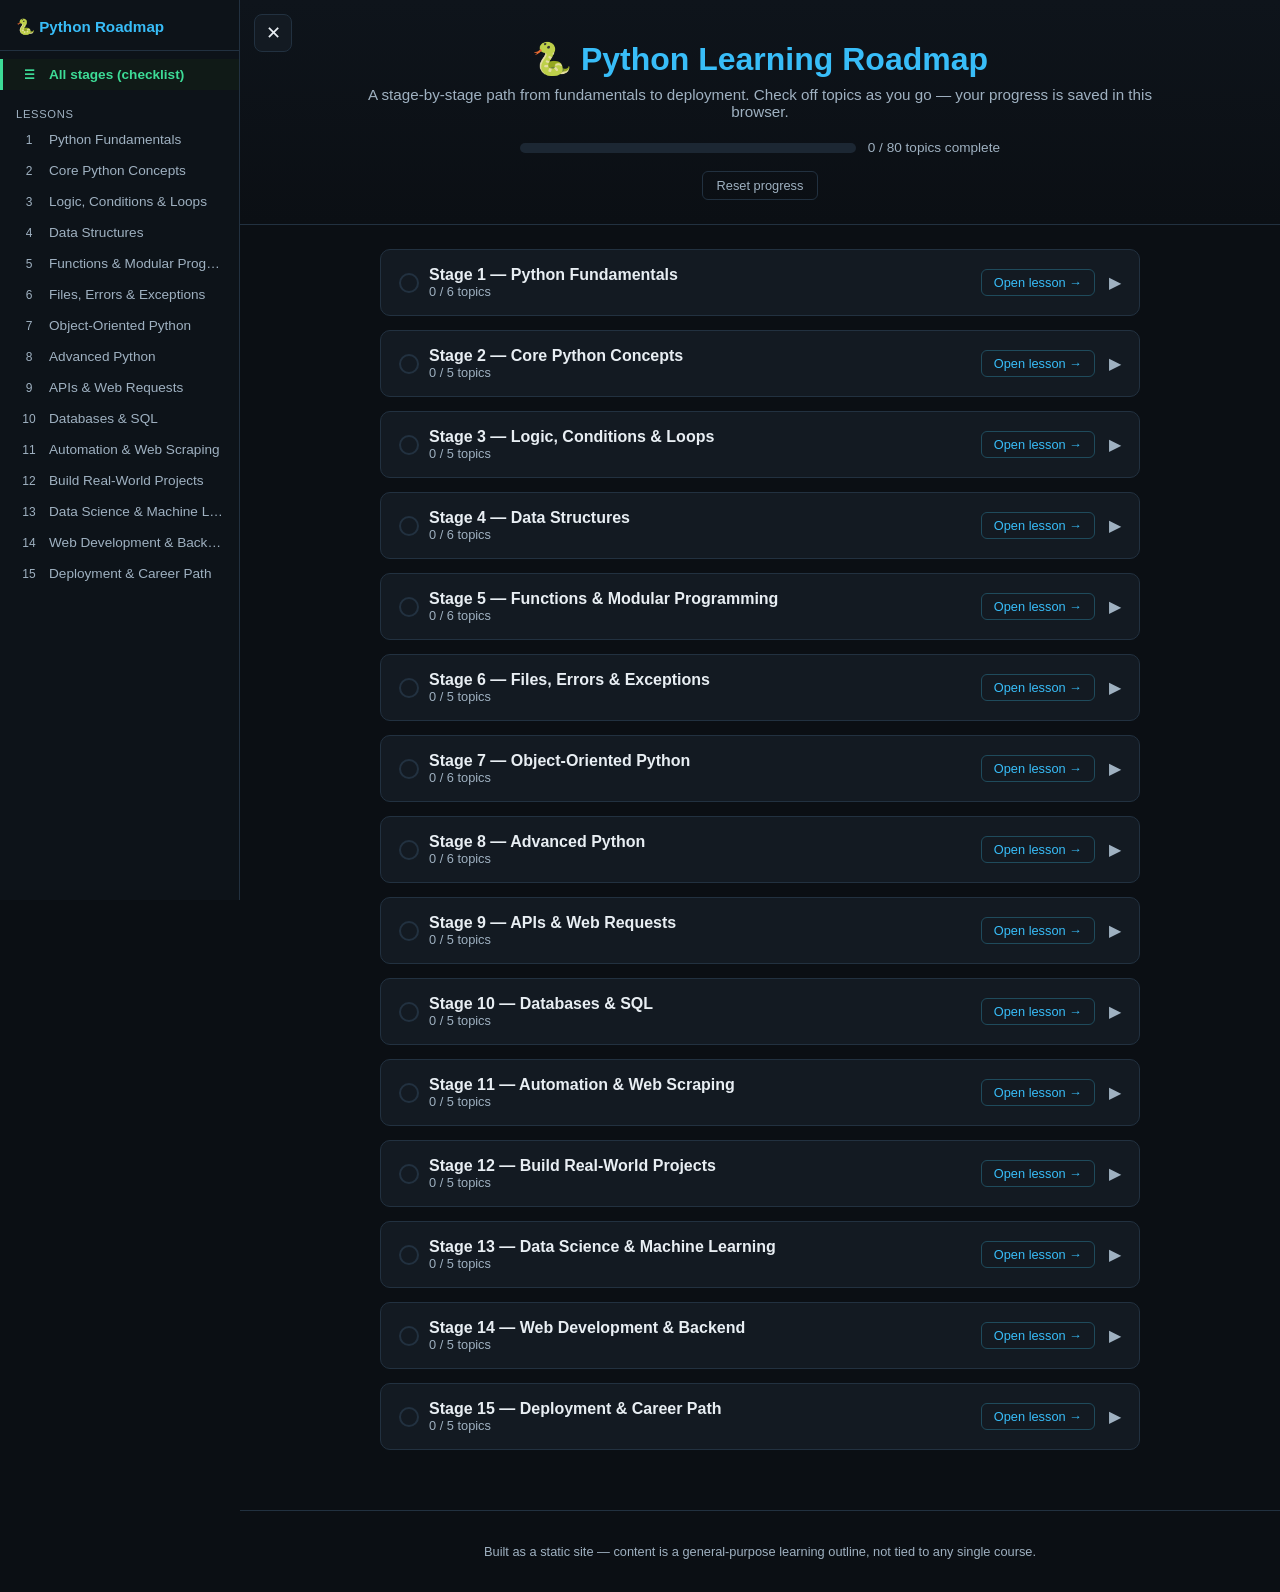
<file: index.html>
<!DOCTYPE html>
<html lang="en">
<head>
<meta charset="UTF-8">
<meta name="viewport" content="width=device-width, initial-scale=1.0">
<title>Python Learning Roadmap</title>
<link rel="stylesheet" href="style.css">
<link rel="stylesheet" href="nav.css">
</head>
<body>
  <button id="nav-toggle" class="nav-toggle" aria-label="Toggle navigation">☰</button>
  <nav id="site-nav" class="site-nav"><!-- Rendered by nav.js --></nav>

  <div class="page-shell">
    <header class="site-header">
      <div class="header-inner">
        <h1>🐍 Python Learning Roadmap</h1>
        <p class="subtitle">A stage-by-stage path from fundamentals to deployment. Check off topics as you go — your progress is saved in this browser.</p>
        <div class="progress-summary">
          <div class="progress-bar-track">
            <div class="progress-bar-fill" id="overall-fill"></div>
          </div>
          <span id="overall-label">0 / 0 topics complete</span>
        </div>
        <button id="reset-btn" class="reset-btn">Reset progress</button>
      </div>
    </header>

    <main id="stages-container" class="stages-container">
      <!-- Stages are rendered here by app.js -->
    </main>

    <footer class="site-footer">
      <p>Built as a static site — content is a general-purpose learning outline, not tied to any single course.</p>
    </footer>
  </div>

  <script src="data.js"></script>
  <script src="nav.js"></script>
  <script src="app.js"></script>
</body>
</html>
</file>
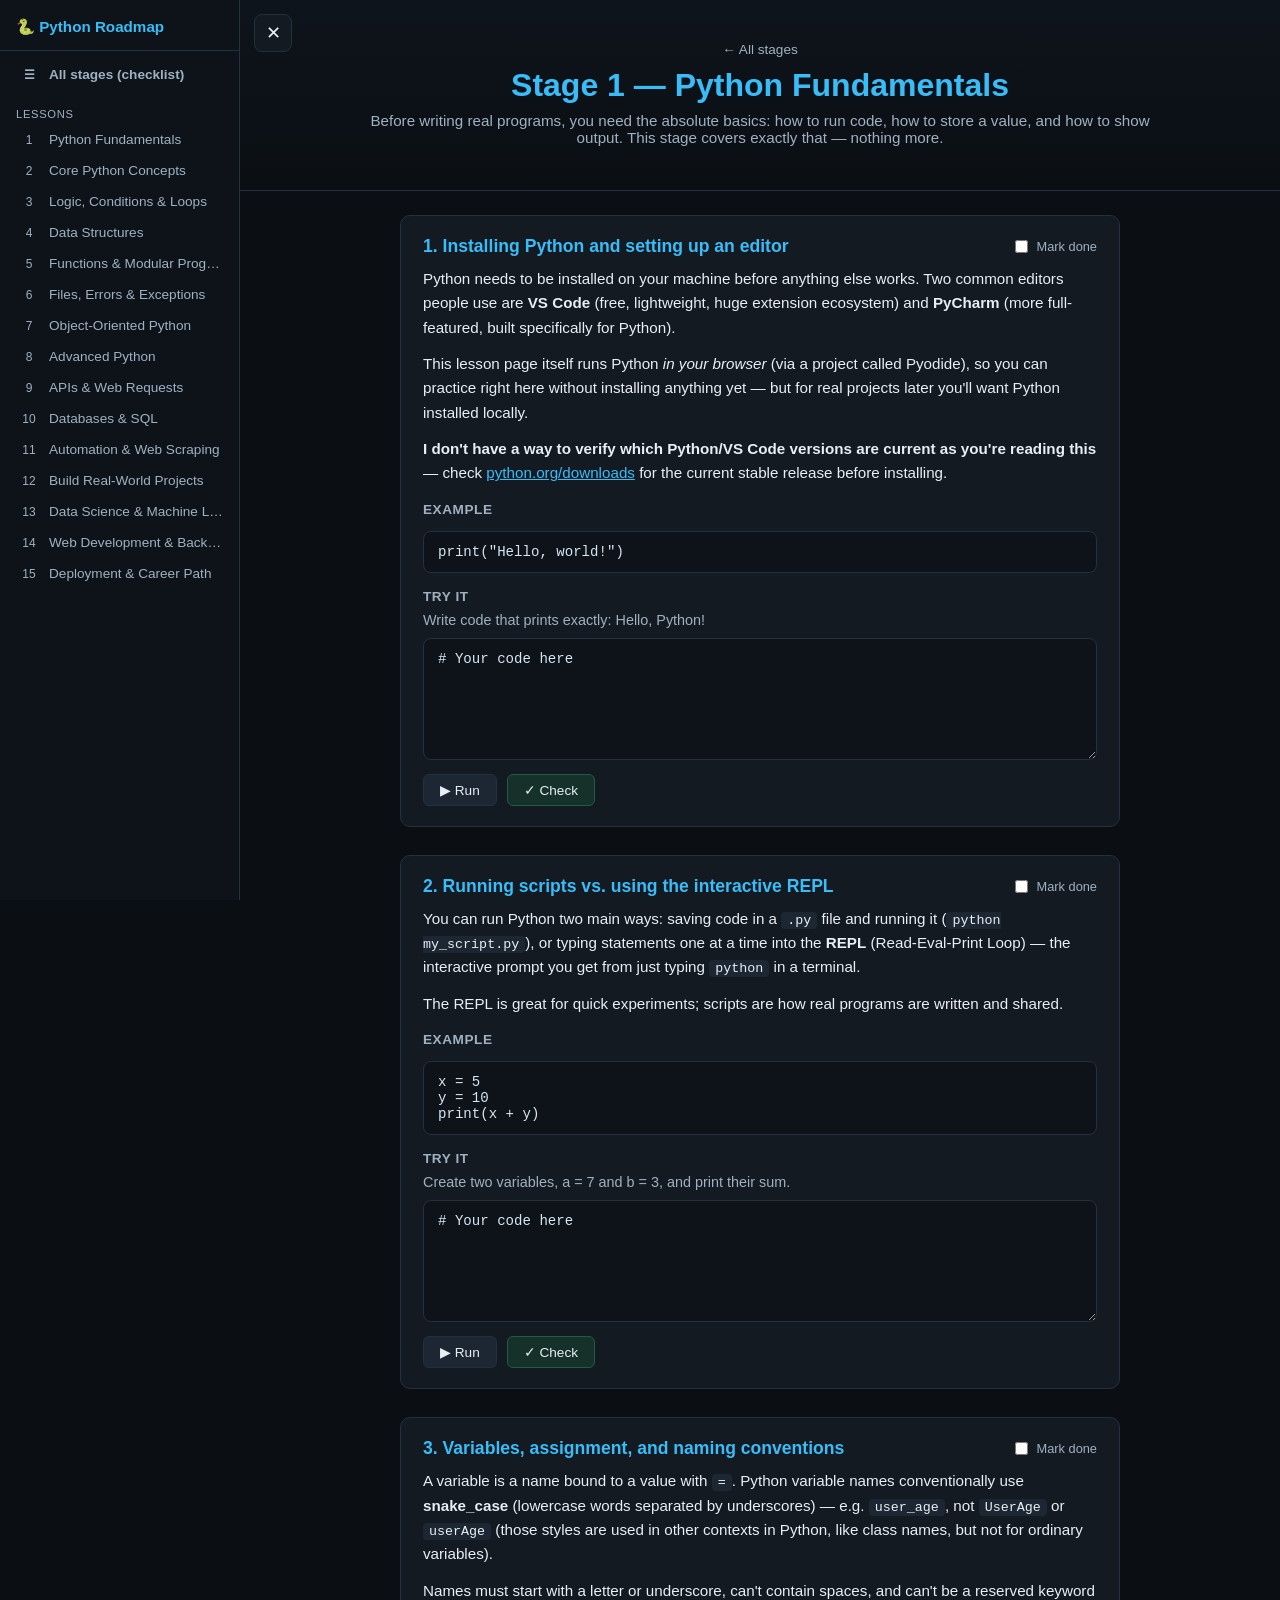
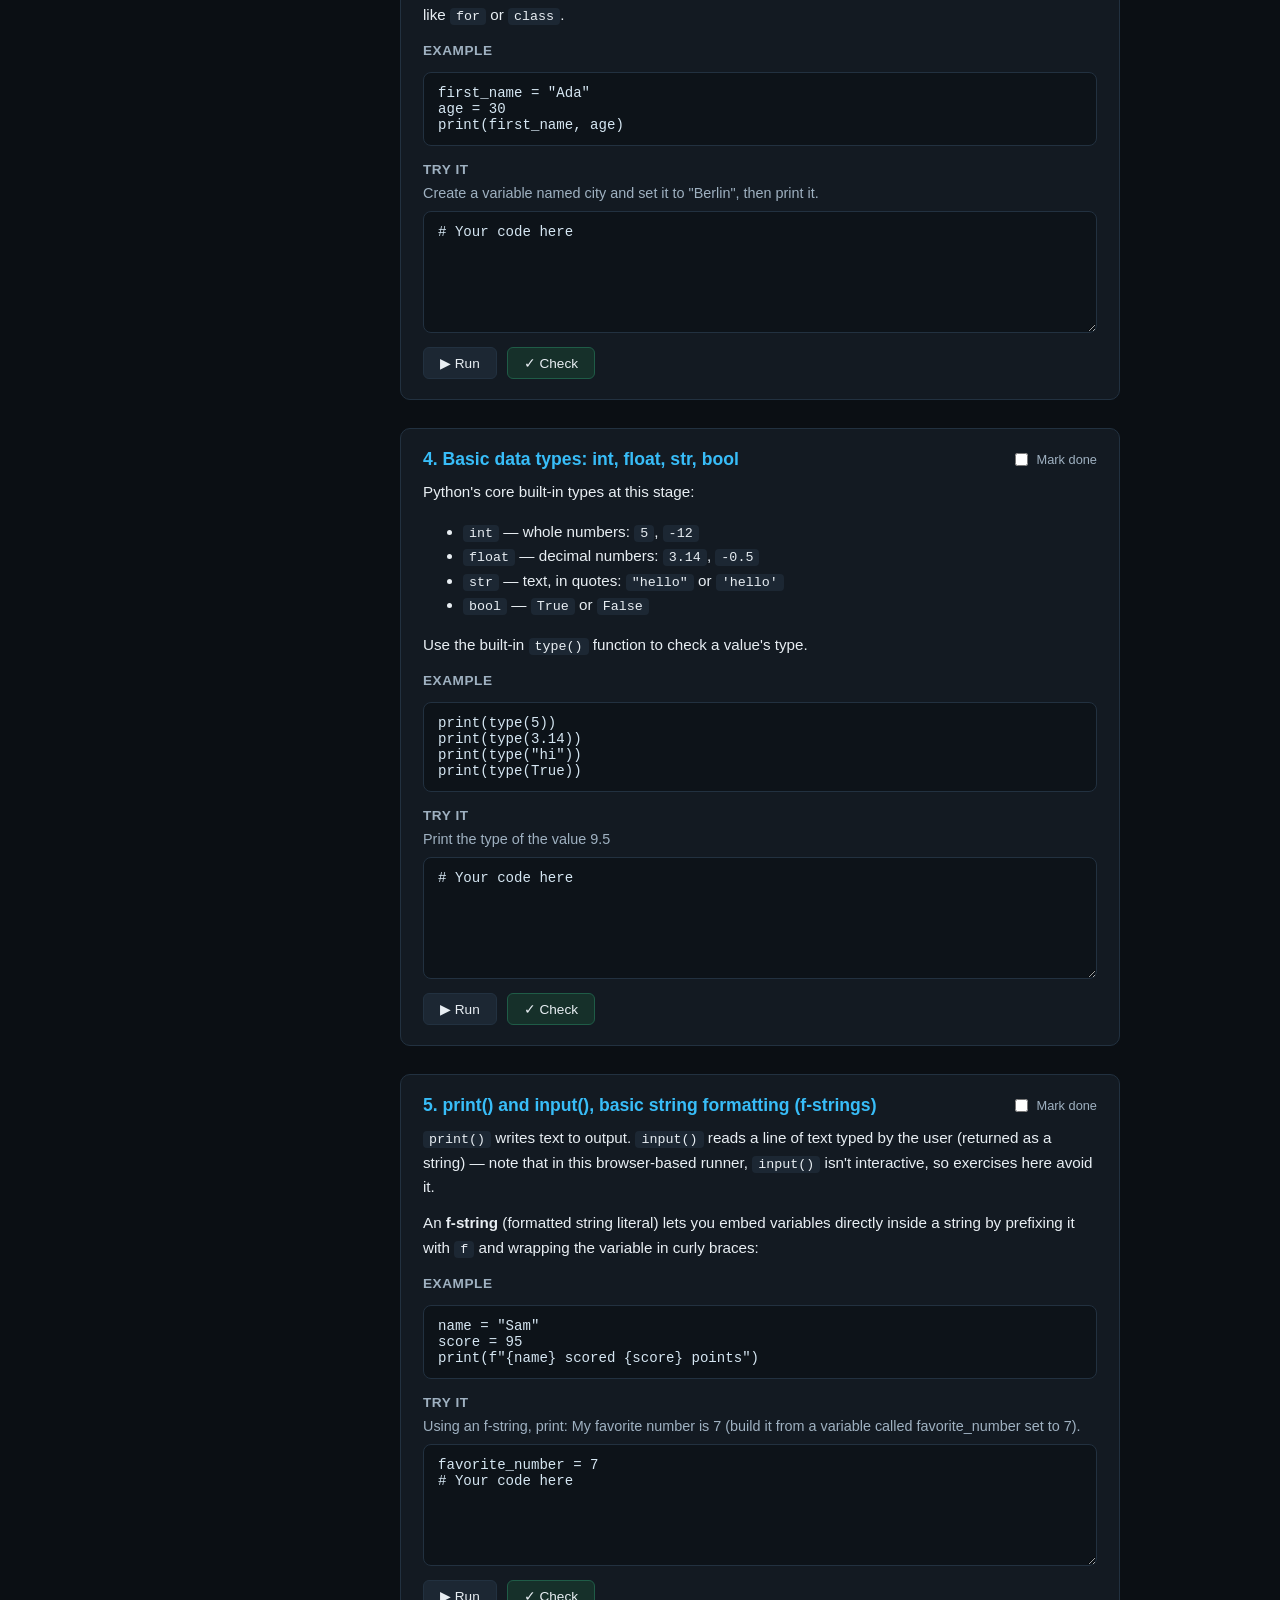
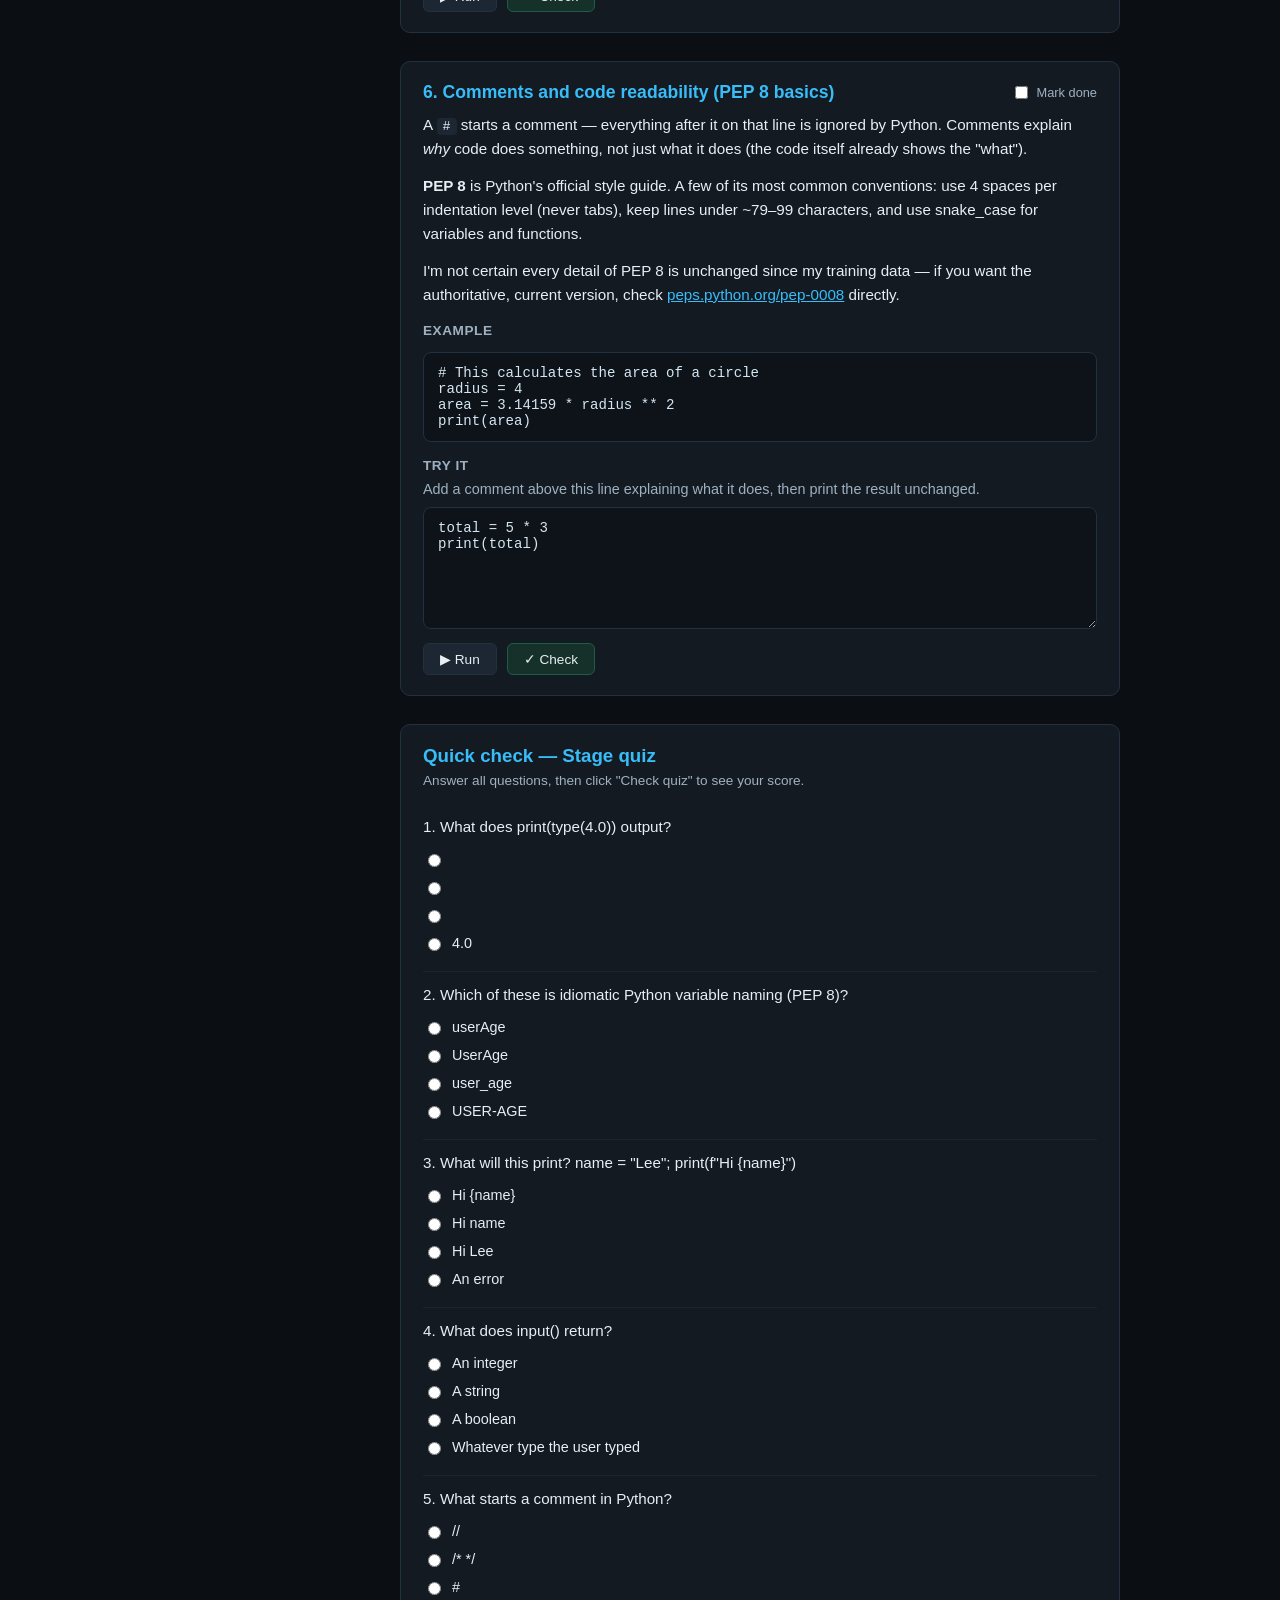
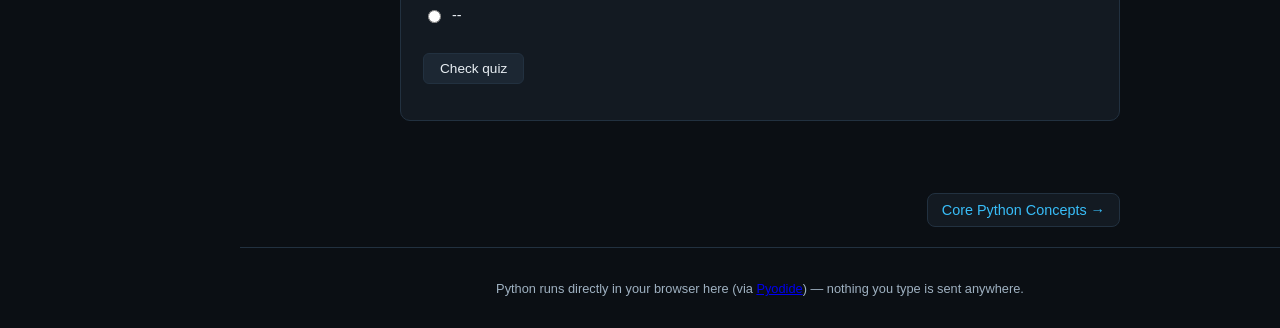
<file: lesson.html>
<!DOCTYPE html>
<html lang="en">
<head>
<meta charset="UTF-8">
<meta name="viewport" content="width=device-width, initial-scale=1.0">
<title>Lesson — Python Learning Roadmap</title>
<link rel="stylesheet" href="style.css">
<link rel="stylesheet" href="lesson.css">
<link rel="stylesheet" href="nav.css">
</head>
<body>
  <button id="nav-toggle" class="nav-toggle" aria-label="Toggle navigation">☰</button>
  <nav id="site-nav" class="site-nav"><!-- Rendered by nav.js --></nav>

  <div class="page-shell">
    <header class="site-header lesson-header">
      <div class="header-inner">
        <a href="index.html" class="back-link">← All stages</a>
        <h1 id="lesson-title">Loading…</h1>
        <p class="subtitle" id="lesson-intro"></p>
      </div>
    </header>

    <main id="lesson-container" class="lesson-container">
      <!-- Rendered by lesson.js -->
    </main>

    <nav id="stage-pager" class="stage-pager"><!-- Rendered by lesson.js --></nav>

    <footer class="site-footer">
      <p>Python runs directly in your browser here (via <a href="https://pyodide.org" target="_blank" rel="noopener">Pyodide</a>) — nothing you type is sent anywhere.</p>
    </footer>
  </div>

  <script src="data.js"></script>
  <script src="nav.js"></script>
  <script src="pyodide-runtime.js"></script>
  <script src="lesson.js"></script>
</body>
</html>
</file>
<file: style.css>
:root {
  --bg: #0b0f14;
  --card-bg: #131a22;
  --card-border: #223140;
  --accent: #3ddc97;
  --accent-2: #38bdf8;
  --text: #e8eef3;
  --text-dim: #9fb1c1;
  --done: #3ddc97;
}

* { box-sizing: border-box; }

body {
  margin: 0;
  font-family: -apple-system, BlinkMacSystemFont, "Segoe UI", Roboto, sans-serif;
  background: var(--bg);
  color: var(--text);
}

.site-header {
  padding: 40px 20px 24px;
  background: linear-gradient(180deg, #0e141b 0%, var(--bg) 100%);
  border-bottom: 1px solid var(--card-border);
}

.header-inner {
  max-width: 800px;
  margin: 0 auto;
  text-align: center;
}

.site-header h1 {
  font-size: 2rem;
  margin: 0 0 8px;
  color: var(--accent-2);
}

.subtitle {
  color: var(--text-dim);
  margin: 0 0 20px;
  font-size: 0.95rem;
}

.progress-summary {
  display: flex;
  align-items: center;
  gap: 12px;
  max-width: 480px;
  margin: 0 auto 16px;
}

.progress-bar-track {
  flex: 1;
  height: 10px;
  background: #1c2733;
  border-radius: 999px;
  overflow: hidden;
}

.progress-bar-fill {
  height: 100%;
  width: 0%;
  background: linear-gradient(90deg, var(--accent), var(--accent-2));
  transition: width 0.3s ease;
}

#overall-label {
  font-size: 0.85rem;
  color: var(--text-dim);
  white-space: nowrap;
}

.reset-btn {
  background: transparent;
  border: 1px solid var(--card-border);
  color: var(--text-dim);
  padding: 6px 14px;
  border-radius: 6px;
  font-size: 0.8rem;
  cursor: pointer;
}

.reset-btn:hover {
  border-color: var(--accent-2);
  color: var(--text);
}

.stages-container {
  max-width: 800px;
  margin: 0 auto;
  padding: 24px 20px 60px;
  display: flex;
  flex-direction: column;
  gap: 14px;
}

.stage-card {
  background: var(--card-bg);
  border: 1px solid var(--card-border);
  border-radius: 10px;
  overflow: hidden;
}

.stage-header {
  display: flex;
  align-items: center;
  justify-content: space-between;
  padding: 16px 18px;
  cursor: pointer;
  user-select: none;
}

.stage-header:hover {
  background: #17202a;
}

.stage-title-row {
  display: flex;
  align-items: center;
  gap: 10px;
}

.stage-check-icon {
  width: 20px;
  height: 20px;
  border-radius: 50%;
  border: 2px solid var(--card-border);
  flex-shrink: 0;
  display: flex;
  align-items: center;
  justify-content: center;
  font-size: 0.7rem;
}

.stage-check-icon.complete {
  background: var(--done);
  border-color: var(--done);
  color: #06251a;
}

.stage-title {
  font-size: 1rem;
  font-weight: 600;
}

.stage-meta {
  font-size: 0.8rem;
  color: var(--text-dim);
}

.stage-header-right {
  display: flex;
  align-items: center;
  gap: 14px;
}

.lesson-link {
  font-size: 0.8rem;
  color: var(--accent-2);
  text-decoration: none;
  white-space: nowrap;
  border: 1px solid #1f4b5c;
  padding: 5px 12px;
  border-radius: 6px;
}

.lesson-link:hover {
  background: #12303c;
}

.stage-caret {
  color: var(--text-dim);
  transition: transform 0.2s ease;
}

.stage-card.open .stage-caret {
  transform: rotate(90deg);
}

.stage-topics {
  display: none;
  padding: 0 18px 16px;
  border-top: 1px solid var(--card-border);
}

.stage-card.open .stage-topics {
  display: block;
}

.topic-row {
  display: flex;
  align-items: flex-start;
  gap: 10px;
  padding: 10px 0;
  border-bottom: 1px solid #1a2430;
}

.topic-row:last-child {
  border-bottom: none;
}

.topic-row input[type="checkbox"] {
  margin-top: 3px;
  width: 16px;
  height: 16px;
  accent-color: var(--accent);
  cursor: pointer;
  flex-shrink: 0;
}

.topic-row label {
  font-size: 0.92rem;
  color: var(--text);
  cursor: pointer;
  line-height: 1.4;
}

.topic-row.checked label {
  color: var(--text-dim);
  text-decoration: line-through;
}

.site-footer {
  text-align: center;
  color: var(--text-dim);
  font-size: 0.8rem;
  padding: 20px;
  border-top: 1px solid var(--card-border);
}
</file>
<file: nav.css>
/* Site-wide sidebar navigation — a fixed panel toggled open/closed by a
   button that's always visible, on every screen size, on every page. */

.nav-toggle {
  position: fixed;
  top: 14px;
  left: 14px;
  z-index: 40;
  background: var(--card-bg);
  border: 1px solid var(--card-border);
  color: var(--text);
  width: 38px;
  height: 38px;
  border-radius: 8px;
  font-size: 1.1rem;
  cursor: pointer;
  transition: left 0.2s ease;
}

body.nav-collapsed .nav-toggle {
  left: 14px;
}

body:not(.nav-collapsed) .nav-toggle {
  left: 254px;
}

@media (max-width: 880px) {
  /* On narrow screens the sidebar overlays content, so keep the toggle
     pinned to the corner regardless of open/closed state. */
  body:not(.nav-collapsed) .nav-toggle {
    left: 14px;
  }
}

.site-nav {
  position: fixed;
  top: 0;
  left: 0;
  bottom: 0;
  width: 240px;
  background: #0d1319;
  border-right: 1px solid var(--card-border);
  overflow-y: auto;
  z-index: 30;
  padding-bottom: 24px;
  transform: translateX(0);
  transition: transform 0.2s ease;
}

body.nav-collapsed .site-nav {
  transform: translateX(-100%);
  box-shadow: none;
}

.site-nav-header {
  padding: 18px 16px 14px;
  border-bottom: 1px solid var(--card-border);
  margin-bottom: 8px;
}

.site-nav-brand {
  color: var(--accent-2);
  text-decoration: none;
  font-weight: 700;
  font-size: 0.95rem;
}

.site-nav-section-label {
  padding: 14px 16px 4px;
  font-size: 0.7rem;
  text-transform: uppercase;
  letter-spacing: 0.06em;
  color: var(--text-dim);
}

.site-nav-links {
  display: flex;
  flex-direction: column;
}

.site-nav-link {
  display: flex;
  align-items: center;
  gap: 10px;
  padding: 8px 16px;
  color: var(--text-dim);
  text-decoration: none;
  font-size: 0.85rem;
  border-left: 3px solid transparent;
}

.site-nav-link:hover {
  background: #131b23;
  color: var(--text);
}

.site-nav-link.active {
  color: var(--accent);
  border-left-color: var(--accent);
  background: #101a17;
}

.site-nav-roadmap-link {
  margin: 0 0 4px;
  font-weight: 600;
}

.site-nav-num {
  flex-shrink: 0;
  width: 20px;
  text-align: center;
  font-size: 0.75rem;
  color: var(--text-dim);
}

.site-nav-link.active .site-nav-num {
  color: var(--accent);
}

.site-nav-label {
  overflow: hidden;
  text-overflow: ellipsis;
  white-space: nowrap;
}

/* Page content is offset to make room for the sidebar when it's open,
   and snaps back to full width when it's collapsed. */
.page-shell {
  margin-left: 240px;
  transition: margin-left 0.2s ease;
}

body.nav-collapsed .page-shell {
  margin-left: 0;
}

@media (max-width: 880px) {
  /* On narrow screens the sidebar overlays content rather than pushing
     it — the shell never needs to make room for it. */
  .page-shell {
    margin-left: 0;
  }

  .site-nav {
    box-shadow: 2px 0 16px rgba(0, 0, 0, 0.4);
  }
}
</file>
<file: lesson.css>
.back-link {
  display: inline-block;
  color: var(--text-dim);
  text-decoration: none;
  font-size: 0.85rem;
  margin-bottom: 10px;
}

.back-link:hover {
  color: var(--accent-2);
}

.lesson-container {
  max-width: 760px;
  margin: 0 auto;
  padding: 24px 20px 80px;
  display: flex;
  flex-direction: column;
  gap: 28px;
}

.topic-section {
  background: var(--card-bg);
  border: 1px solid var(--card-border);
  border-radius: 10px;
  padding: 20px 22px;
}

.topic-section-header {
  display: flex;
  align-items: center;
  justify-content: space-between;
  gap: 12px;
  margin-bottom: 10px;
}

.topic-section-header h3 {
  margin: 0;
  font-size: 1.1rem;
  color: var(--accent-2);
}

.mark-done {
  display: flex;
  align-items: center;
  gap: 6px;
  font-size: 0.8rem;
  color: var(--text-dim);
  white-space: nowrap;
  cursor: pointer;
}

.mark-done input {
  accent-color: var(--accent);
  cursor: pointer;
}

.topic-explanation {
  color: var(--text);
  line-height: 1.6;
  font-size: 0.95rem;
}

.topic-explanation p {
  margin: 0 0 12px;
}

.topic-explanation code {
  background: #1c2733;
  padding: 1px 6px;
  border-radius: 4px;
  font-size: 0.88em;
}

.topic-explanation a {
  color: var(--accent-2);
}

.example-block, .exercise-block {
  margin-top: 16px;
}

.example-block h4, .exercise-block h4 {
  margin: 0 0 8px;
  font-size: 0.85rem;
  text-transform: uppercase;
  letter-spacing: 0.04em;
  color: var(--text-dim);
}

.code-block {
  background: #0d1319;
  border: 1px solid var(--card-border);
  border-radius: 8px;
  padding: 12px 14px;
  overflow-x: auto;
  font-family: "SFMono-Regular", Consolas, "Liberation Mono", Menlo, monospace;
  font-size: 0.88rem;
  color: #d5e6f2;
  white-space: pre;
}

.exercise-prompt {
  font-size: 0.9rem;
  color: var(--text-dim);
  margin: 0 0 10px;
}

.code-editor {
  width: 100%;
  background: #0d1319;
  border: 1px solid var(--card-border);
  border-radius: 8px;
  padding: 12px 14px;
  color: #d5e6f2;
  font-family: "SFMono-Regular", Consolas, "Liberation Mono", Menlo, monospace;
  font-size: 0.88rem;
  resize: vertical;
  box-sizing: border-box;
}

.code-editor:focus {
  outline: 1px solid var(--accent-2);
}

.exercise-actions {
  display: flex;
  align-items: center;
  gap: 10px;
  margin-top: 10px;
}

.run-btn, .check-btn, .quiz-submit-btn {
  background: #1c2733;
  border: 1px solid var(--card-border);
  color: var(--text);
  padding: 7px 16px;
  border-radius: 6px;
  font-size: 0.85rem;
  cursor: pointer;
}

.run-btn:hover, .check-btn:hover, .quiz-submit-btn:hover {
  border-color: var(--accent-2);
}

.check-btn {
  background: #16302a;
  border-color: #1f5c47;
}

.run-btn:disabled, .check-btn:disabled {
  opacity: 0.6;
  cursor: wait;
}

.run-status {
  font-size: 0.82rem;
  color: var(--text-dim);
}

.status-pass {
  color: var(--accent);
}

.status-fail {
  color: #f28b82;
}

.code-output {
  margin-top: 10px;
  background: #0a0f14;
  border: 1px solid var(--card-border);
  border-radius: 8px;
  padding: 10px 14px;
  font-family: "SFMono-Regular", Consolas, "Liberation Mono", Menlo, monospace;
  font-size: 0.85rem;
  color: #b9c8d4;
  white-space: pre-wrap;
  word-break: break-word;
}

.quiz-section {
  background: var(--card-bg);
  border: 1px solid var(--card-border);
  border-radius: 10px;
  padding: 20px 22px;
}

.quiz-section h3 {
  margin: 0 0 6px;
  color: var(--accent-2);
}

.quiz-instructions {
  color: var(--text-dim);
  font-size: 0.85rem;
  margin: 0 0 16px;
}

.quiz-question {
  padding: 14px 0;
  border-top: 1px solid #1a2430;
}

.quiz-question:first-of-type {
  border-top: none;
}

.quiz-question-text {
  font-size: 0.95rem;
  margin: 0 0 10px;
}

.quiz-choice {
  display: flex;
  align-items: center;
  gap: 8px;
  padding: 6px 0;
  font-size: 0.9rem;
  cursor: pointer;
}

.quiz-choice input {
  accent-color: var(--accent-2);
  cursor: pointer;
}

.quiz-feedback {
  margin: 8px 0 0;
  font-size: 0.85rem;
}

.quiz-submit-btn {
  margin-top: 10px;
}

.quiz-score {
  margin-top: 12px;
  font-weight: 600;
  color: var(--accent);
}

.empty-state {
  background: var(--card-bg);
  border: 1px solid var(--card-border);
  border-radius: 10px;
  padding: 24px;
  text-align: center;
  color: var(--text-dim);
  line-height: 1.6;
}

.empty-state a {
  color: var(--accent-2);
}

.stage-pager {
  max-width: 760px;
  margin: -8px auto 0;
  padding: 0 20px 20px;
  display: flex;
  justify-content: space-between;
  gap: 12px;
}

.pager-link {
  color: var(--accent-2);
  text-decoration: none;
  font-size: 0.9rem;
  padding: 8px 14px;
  border: 1px solid var(--card-border);
  border-radius: 8px;
  background: var(--card-bg);
}

.pager-link:hover {
  border-color: var(--accent-2);
}

.pager-next {
  margin-left: auto;
}
</file>
